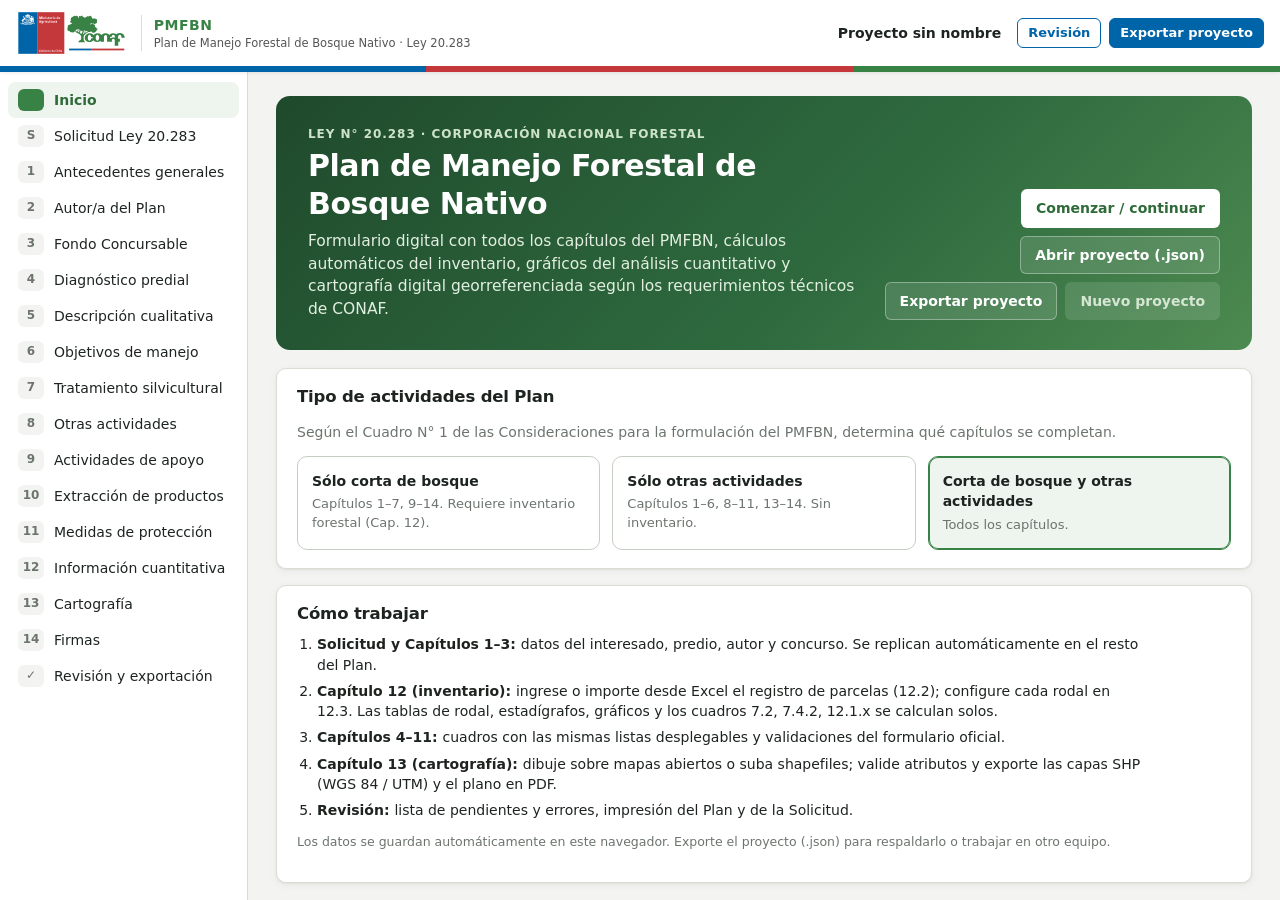
<file: formulario-pmfbn/index.html>
<!doctype html>
<html lang="es">
<head>
  <meta charset="utf-8">
  <meta name="viewport" content="width=device-width, initial-scale=1">
  <title>PMFBN · Plan de Manejo Forestal de Bosque Nativo</title>
  <meta name="description" content="Formulario digital del Plan de Manejo Forestal de Bosque Nativo (Ley N° 20.283) con cálculos de inventario, gráficos y cartografía digital georreferenciada.">
  <link rel="icon" href="data:image/svg+xml,%3Csvg xmlns='http://www.w3.org/2000/svg' viewBox='0 0 32 32'%3E%3Cpath d='M16 2 6 16h5l-6 9h9v5h4v-5h9l-6-9h5z' fill='%232f6b3f'/%3E%3C/svg%3E">
  <link rel="stylesheet" href="css/styles.css">
  <link rel="stylesheet" href="css/tema-institucional.css">
</head>
<body>
  <header class="topbar">
    <button id="menu-btn" class="icon-btn menu" aria-label="Menú">☰</button>
    <div class="brand">
      <svg viewBox="0 0 32 32" width="26" height="26" aria-hidden="true"><path d="M16 2 6 16h5l-6 9h9v5h4v-5h9l-6-9h5z" fill="currentColor"/></svg>
      <div><b>PMFBN</b><span>Plan de Manejo Forestal de Bosque Nativo · Ley 20.283</span></div>
    </div>
    <div class="proj"><span id="proj-name">Proyecto</span><small id="saved"></small></div>
    <div class="top-actions">
      <button id="btn-rev" class="btn sm">Revisión</button>
      <button id="btn-export" class="btn sm primary">Exportar proyecto</button>
    </div>
  </header>
  <div class="layout">
    <nav id="nav" class="nav" aria-label="Capítulos"></nav>
    <main id="main" class="main"></main>
  </div>
  <div id="print-area"></div>

  <script src="js/tema-institucional.js"></script>
  <script src="js/util.js"></script>
  <script src="js/catalogos.js"></script>
  <script src="js/schema.js"></script>
  <script src="js/charts.js"></script>
  <script src="js/vendor/polygon-clipping-0.15.7.umd.min.js"></script>
  <script src="js/geo.js"></script>
  <script src="js/inventario.js"></script>
  <script src="js/mapa.js"></script>
  <script src="js/app.js"></script>
  <script src="js/sigpm-puente.js"></script>
</body>
</html>
</file>
<file: formulario-pmfbn/css/styles.css>
/* ==========================================================================
   PMFBN – estilos
   ========================================================================== */
:root {
  --green: #2f6b3f; --green-d: #1f4a2c; --green-l: #e7f0e6; --ink: #1d2a20; --muted: #5d6a60;
  --bg: #f4f5f1; --surface: #ffffff; --line: #dde2d9; --line-d: #c6cec3; --amber: #c8862a; --amber-l: #fbf1e1;
  --red: #b23b2e; --red-l: #fbe9e6; --blue: #2c6e9e; --blue-l: #e3eef7; --radius: 10px;
  --shadow: 0 1px 2px rgba(20, 40, 25, .06), 0 2px 8px rgba(20, 40, 25, .05);
  --font: system-ui, -apple-system, "Segoe UI", Roboto, "Helvetica Neue", Arial, sans-serif;
  color-scheme: light;
}
* { box-sizing: border-box; }
html, body { margin: 0; height: 100%; }
body { font: 14px/1.45 var(--font); color: var(--ink); background: var(--bg); }
button, input, select, textarea { font: inherit; color: inherit; }
h1, h2, h3, h4 { margin: 0; line-height: 1.25; }
[hidden] { display: none !important; }

/* ---------- barra superior ---------- */
.topbar { position: fixed; inset: 0 0 auto 0; height: 56px; display: flex; align-items: center; gap: 16px; padding: 0 16px; background: var(--green-d); color: #fff; z-index: 30; }
.brand { display: flex; align-items: center; gap: 10px; color: #cfe3cf; }
.brand b { display: block; color: #fff; letter-spacing: .04em; }
.brand span { display: block; font-size: 11.5px; color: #b9d0bb; }
.proj { margin-left: auto; text-align: right; min-width: 0; }
.proj span { display: block; font-weight: 600; white-space: nowrap; overflow: hidden; text-overflow: ellipsis; max-width: 36vw; }
.proj small { color: #b9d0bb; font-size: 11px; }
.top-actions { display: flex; gap: 8px; }
.topbar .btn { background: rgba(255, 255, 255, .1); border-color: rgba(255, 255, 255, .25); color: #fff; }
.topbar .btn.primary { background: #fff; color: var(--green-d); border-color: #fff; }
.icon-btn.menu { display: none; color: #fff; font-size: 20px; }

/* ---------- estructura ---------- */
.layout { display: flex; height: 100vh; padding-top: 56px; }
.nav { width: 248px; flex: none; overflow-y: auto; background: var(--surface); border-right: 1px solid var(--line); padding: 10px 8px 24px; }
.nav-i { display: flex; align-items: center; gap: 10px; width: 100%; padding: 7px 10px; border: 0; background: none; border-radius: 8px; text-align: left; cursor: pointer; color: var(--ink); }
.nav-i:hover { background: var(--bg); }
.nav-i.on { background: var(--green-l); color: var(--green-d); font-weight: 600; }
.nav-n { flex: none; width: 26px; height: 22px; border-radius: 6px; display: grid; place-items: center; font-size: 12px; font-weight: 700; background: var(--bg); color: var(--muted); }
.nav-i.on .nav-n { background: var(--green); color: #fff; }
.main { flex: 1; overflow-y: auto; scroll-behavior: smooth; }
.view { max-width: 1240px; margin: 0 auto; padding: 24px 28px 80px; }
.view-h { margin: 4px 0 18px; }
.view-h h1 { font-size: 26px; letter-spacing: -.01em; }
.eyebrow { margin: 0 0 4px; color: var(--green); font-weight: 700; font-size: 12px; letter-spacing: .08em; text-transform: uppercase; }
.lead { color: var(--muted); max-width: 70ch; font-size: 15.5px; margin: 8px 0 0; }
.lead.sm { font-size: 14px; }

/* ---------- tarjetas ---------- */
.card { background: var(--surface); border: 1px solid var(--line); border-radius: var(--radius); padding: 18px 20px; margin-bottom: 16px; box-shadow: var(--shadow); }
.card h2 { font-size: 16.5px; margin-bottom: 10px; }
.card h3 { font-size: 14px; margin: 12px 0 8px; color: var(--green-d); }
.card-h { display: flex; align-items: flex-start; justify-content: space-between; gap: 12px; }
.card.off { background: #fafbf8; }
.card.off .card-h h2 { color: var(--muted); }
.help { margin: -4px 0 12px; color: var(--muted); font-size: 13px; max-width: 95ch; }
.note { color: var(--ink); font-size: 13px; margin: 8px 0; }
.note.muted, .muted { color: var(--muted); }
.small { font-size: 12.5px; }
.alert { background: var(--amber-l); border: 1px solid #ecd2a8; border-radius: 8px; padding: 8px 12px; margin: 0 0 12px; font-size: 13px; }
.alert p { margin: 3px 0; }
.bad { color: var(--red); }
.ok { color: var(--green); font-weight: 600; }
.empty-state { padding: 28px; text-align: center; color: var(--muted); background: var(--surface); border: 1px dashed var(--line-d); border-radius: var(--radius); }

/* ---------- formularios ---------- */
.grid { display: grid; grid-template-columns: repeat(auto-fill, minmax(220px, 1fr)); gap: 12px 16px; margin: 6px 0 10px; }
.grid.g4 { grid-template-columns: repeat(auto-fill, minmax(190px, 1fr)); }
.fld { display: flex; flex-direction: column; gap: 4px; min-width: 0; }
.fld.w2 { grid-column: span 2; }
.fld.full { margin-top: 12px; }
.lbl { font-size: 12.5px; font-weight: 600; color: #3d4a40; }
.req { color: var(--red); font-style: normal; margin-left: 2px; }
.hint { font-size: 12px; color: var(--muted); margin: 0; }
input[type=text], input[type=email], input[type=date], input[type=search], input:not([type]), select, textarea {
  width: 100%; padding: 7px 9px; border: 1px solid var(--line-d); border-radius: 7px; background: #fff; min-height: 34px; }
textarea { resize: vertical; min-height: 90px; line-height: 1.5; }
input:focus, select:focus, textarea:focus, button:focus-visible { outline: 2px solid rgba(47, 107, 63, .35); outline-offset: 1px; border-color: var(--green); }
input.err, select.err { border-color: var(--red); background: var(--red-l); }
input:disabled { background: #f0f2ee; color: #999; }
.ro-val { padding: 7px 9px; min-height: 34px; border-radius: 7px; background: var(--bg); border: 1px solid var(--line); color: #2d3a30; overflow-wrap: anywhere; }
.ro-val.calc { background: var(--green-l); border-color: #cfe0cc; font-weight: 600; }
.rut { display: flex; align-items: center; gap: 4px; }
.rut input { flex: 1; min-width: 0; }
.dv { font-weight: 700; color: var(--green-d); min-width: 22px; }
.chk { display: flex; align-items: center; gap: 8px; margin: 8px 0; }

/* ---------- botones ---------- */
.btn { display: inline-flex; align-items: center; gap: 6px; padding: 8px 14px; border: 1px solid var(--line-d); background: #fff; border-radius: 8px; cursor: pointer; font-weight: 600; color: var(--ink); white-space: nowrap; }
.btn:hover { border-color: var(--green); color: var(--green-d); }
.btn.primary { background: var(--green); border-color: var(--green); color: #fff; }
.btn.primary:hover { background: var(--green-d); color: #fff; }
.btn.ghost { background: transparent; border-color: transparent; color: var(--muted); }
.btn.ghost:hover { color: var(--red); }
.btn.sm { padding: 5px 10px; font-size: 13px; }
.btn:disabled { opacity: .45; cursor: default; }
.icon-btn { border: 0; background: none; cursor: pointer; padding: 3px 6px; border-radius: 6px; font-size: 15px; line-height: 1; color: var(--muted); }
.icon-btn:hover { background: var(--bg); color: var(--ink); }
.icon-btn.del:hover { color: var(--red); background: var(--red-l); }
.actions { display: flex; flex-wrap: wrap; gap: 8px; margin: 10px 0; }
.linkish { border: 0; background: none; padding: 0; color: var(--green-d); font-weight: 600; cursor: pointer; text-decoration: underline; text-underline-offset: 2px; }
.switch { display: inline-flex; align-items: center; gap: 8px; cursor: pointer; font-size: 13px; font-weight: 600; color: var(--muted); white-space: nowrap; }
.switch input { appearance: none; width: 36px; height: 20px; border-radius: 20px; background: var(--line-d); position: relative; cursor: pointer; transition: .15s; margin: 0; }
.switch input::after { content: ''; position: absolute; left: 2px; top: 2px; width: 16px; height: 16px; border-radius: 50%; background: #fff; transition: .15s; }
.switch input:checked { background: var(--green); }
.switch input:checked::after { left: 18px; }

/* ---------- tablas ---------- */
.tbl-block { margin: 6px 0 4px; }
.tbl-wrap { overflow-x: auto; border: 1px solid var(--line); border-radius: 8px; max-width: 100%; }
.tbl { border-collapse: separate; border-spacing: 0; width: 100%; font-size: 13px; }
.tbl th { background: #eef2ec; color: #2c3a2f; font-weight: 600; text-align: left; padding: 7px 8px; border-bottom: 1px solid var(--line-d); border-right: 1px solid var(--line); vertical-align: bottom; font-size: 12.5px; position: sticky; top: 0; z-index: 1; }
.tbl td { padding: 3px 4px; border-bottom: 1px solid var(--line); border-right: 1px solid #edf0eb; vertical-align: middle; }
.tbl tr:last-child td { border-bottom: 0; }
.tbl td input, .tbl td select, .tbl td .multi { min-height: 30px; padding: 4px 6px; border-color: transparent; background: transparent; border-radius: 5px; }
.tbl td input:hover, .tbl td select:hover, .tbl td .multi:hover { border-color: var(--line-d); background: #fff; }
.tbl td input:focus, .tbl td select:focus { background: #fff; }
.tbl td.err { background: var(--red-l); }
.tbl td.warn { background: var(--amber-l); }
.tbl td.flag { background: #c00000; color: #fff; }
.tbl td.flag .auto { color: #fff; }
.tbl td.act { white-space: nowrap; width: 1%; text-align: right; }
.tbl th.act { width: 1%; }
.tbl td.empty { text-align: center; color: var(--muted); padding: 14px; }
.tbl td.idx { color: var(--muted); font-size: 12px; text-align: right; width: 1%; padding-right: 8px; }
.tbl .auto { display: block; padding: 4px 6px; color: var(--green-d); font-weight: 600; }
.tbl .lbl-cell { display: block; padding: 4px 6px; font-weight: 600; }
.tbl tfoot td { background: #f7f9f5; font-weight: 700; padding: 7px 8px; }
.tbl.ro td { padding: 6px 8px; }
.tbl.num td.n, .tbl td.n { text-align: right; font-variant-numeric: tabular-nums; }
.tbl td.c { text-align: center; }
.tbl td.l { text-align: left; font-weight: 600; }
.tbl td.i { font-style: italic; }
.tbl td.hl { color: var(--red); font-weight: 600; }
.tbl tr.tot td { background: #f1f5ef; font-weight: 700; border-top: 1px solid var(--line-d); }
.tbl tr.msg td { background: var(--amber-l); font-size: 12.5px; color: #6b4b16; }
.tbl tr.err td { background: var(--red-l); }
.tbl tr.on td { background: #dff3f8; }
.tbl.stand th, .tbl.stand td { font-size: 12px; }
.tbl.stand td.edit { padding: 1px; background: #f4f9ff; }
.tbl.stand td.edit.pend { background: #d9e1f2; }
.tbl.stand td.edit input { text-align: right; min-width: 64px; border-color: #b8c8e4; background: #fff; }
.tbl.vol td input { border-color: var(--line); background: #fff; }
.tbl.vol td.test { font-size: 12px; color: var(--green-d); min-width: 110px; }
.tbl.vol td.test.bad { color: var(--red); }
.tbl-tools { display: flex; flex-wrap: wrap; gap: 8px; margin: 8px 0 2px; }
.multi { width: 100%; text-align: left; border: 1px solid var(--line-d); background: #fff; border-radius: 7px; padding: 6px 9px; cursor: pointer; min-height: 34px; white-space: normal; line-height: 1.3; }
.multi.empty { color: #8a958c; }
.pop { position: fixed; z-index: 60; width: 320px; background: #fff; border: 1px solid var(--line-d); border-radius: 10px; box-shadow: 0 10px 30px rgba(0, 0, 0, .18); padding: 8px; }
.pop input[type=search] { margin-bottom: 6px; }
.pop-list { max-height: 250px; overflow-y: auto; }
.pop-list label { display: flex; gap: 8px; align-items: flex-start; padding: 5px 6px; border-radius: 6px; cursor: pointer; font-size: 13px; }
.pop-list label:hover { background: var(--bg); }
.pop-f { display: flex; justify-content: flex-end; padding-top: 6px; border-top: 1px solid var(--line); margin-top: 6px; }

/* ---------- inicio ---------- */
.hero { display: grid; grid-template-columns: 1.6fr 1fr; gap: 24px; align-items: end; background: linear-gradient(135deg, #1f4a2c, #2f6b3f 60%, #4d8a50); color: #fff; border-radius: 14px; padding: 30px 32px; margin-bottom: 18px; }
.hero .eyebrow { color: #cde3c9; }
.hero h1 { font-size: 30px; letter-spacing: -.015em; }
.hero .lead { color: #e2efe0; }
.hero-actions { display: flex; flex-wrap: wrap; gap: 8px; justify-content: flex-end; }
.hero .btn { background: rgba(255, 255, 255, .12); color: #fff; border-color: rgba(255, 255, 255, .35); }
.hero .btn.primary { background: #fff; color: var(--green-d); }
.hero .btn.ghost { border-color: transparent; color: #d5e6d3; }
.modos { display: grid; grid-template-columns: repeat(3, 1fr); gap: 12px; }
.modo { display: flex; flex-direction: column; gap: 4px; padding: 14px; border: 1.5px solid var(--line-d); border-radius: 10px; cursor: pointer; background: #fff; }
.modo input { position: absolute; opacity: 0; pointer-events: none; }
.modo span { color: var(--muted); font-size: 13px; }
.modo.on { border-color: var(--green); background: var(--green-l); box-shadow: inset 0 0 0 1px var(--green); }
.pasos { margin: 0; padding-left: 20px; display: grid; gap: 6px; max-width: 95ch; }

/* ---------- revisión ---------- */
.kpis { display: flex; flex-wrap: wrap; gap: 12px; margin-bottom: 10px; }
.kpi { min-width: 120px; padding: 10px 14px; border-radius: 10px; background: var(--bg); border: 1px solid var(--line); }
.kpi b { display: block; font-size: 24px; font-variant-numeric: tabular-nums; }
.kpi span { color: var(--muted); font-size: 12.5px; }
.kpi.bad { background: var(--red-l); border-color: #efc7c0; } .kpi.bad b { color: var(--red); }
.kpi.mid { background: var(--amber-l); border-color: #ecd2a8; } .kpi.mid b { color: #96600f; }
.kpi.good { background: var(--green-l); border-color: #cfe0cc; } .kpi.good b { color: var(--green); }
.rev { list-style: none; margin: 0; padding: 0; display: grid; gap: 4px; }
.rev li { padding: 7px 10px; border-radius: 7px; font-size: 13px; border-left: 4px solid; }
.rev li.err { background: var(--red-l); border-color: var(--red); }
.rev li.warn { background: var(--amber-l); border-color: var(--amber); }
.firmas { display: flex; flex-wrap: wrap; gap: 28px 48px; margin: 26px 0 12px; }
.firma { display: flex; flex-direction: column; align-items: center; gap: 2px; min-width: 240px; text-align: center; }
.firma .linea { width: 100%; border-top: 1px solid #333; margin-bottom: 6px; height: 48px; border-top: 0; border-bottom: 1px solid #333; }
.firma span { font-size: 12.5px; color: var(--muted); }

/* ---------- inventario ---------- */
.tabs { display: flex; gap: 4px; flex-wrap: wrap; margin: 0 0 12px; border-bottom: 1px solid var(--line); }
.tab { border: 0; background: none; padding: 9px 14px; cursor: pointer; font-weight: 600; color: var(--muted); border-bottom: 2.5px solid transparent; margin-bottom: -1px; display: inline-flex; gap: 6px; align-items: center; }
.tab.on { color: var(--green-d); border-color: var(--green); }
.badge { background: var(--red); color: #fff; border-radius: 10px; font-size: 11px; padding: 0 6px; }
.inv-sum { font-size: 13px; color: var(--muted); margin: 8px 0; }
.tbl-wrap.inv { max-height: 62vh; overflow-y: auto; }
.inv-tbl td input { min-width: 90px; }
.pager { display: flex; gap: 10px; align-items: center; margin-top: 8px; }
.rod-tabs { display: flex; flex-wrap: wrap; gap: 6px; margin-bottom: 12px; }
.chip { border: 1px solid var(--line-d); background: #fff; border-radius: 999px; padding: 5px 12px; cursor: pointer; font-weight: 600; font-size: 13px; }
.chip.on { background: var(--green); border-color: var(--green); color: #fff; }
.edd { display: flex; flex-wrap: wrap; align-items: center; gap: 8px; padding: 10px 14px; background: var(--green-l); border: 1px solid #cfe0cc; border-radius: 10px; margin-bottom: 14px; }
.edd select { width: auto; }
.two { display: grid; grid-template-columns: minmax(300px, 1fr) minmax(320px, 1.1fr); gap: 16px; align-items: start; }
.charts2 { display: grid; grid-template-columns: 1fr 1fr; gap: 12px; }
.charts2 > *, .two > *, .grid > *, .carto-grid > * { min-width: 0; }
.chart { width: 100%; height: auto; display: block; border: 1px solid var(--line); border-radius: 8px; margin: 6px 0; background: #fff; }
.rod-img { max-width: 100%; border-radius: 8px; border: 1px solid var(--line); display: block; }

/* ---------- cartografía ---------- */
.carto-view { max-width: 1500px; }
.carto-set { display: flex; flex-wrap: wrap; gap: 14px; align-items: center; margin-bottom: 10px; font-size: 13px; font-weight: 600; }
.carto-set label { display: flex; align-items: center; gap: 6px; }
.carto-set select, .carto-set input { width: auto; min-width: 140px; }
.carto-grid { display: grid; grid-template-columns: 270px 1fr; gap: 12px; }
.layers { background: var(--surface); border: 1px solid var(--line); border-radius: var(--radius); padding: 8px; max-height: 68vh; overflow-y: auto; }
.layers h4 { font-size: 11.5px; text-transform: uppercase; letter-spacing: .06em; color: var(--muted); margin: 10px 6px 4px; }
.lyr { display: flex; align-items: center; gap: 7px; padding: 5px 6px; border-radius: 7px; cursor: pointer; font-size: 13px; }
.lyr:hover { background: var(--bg); }
.lyr.on { background: var(--green-l); box-shadow: inset 3px 0 0 var(--green); }
.lyr.miss .ln { color: var(--red); }
.lyr input { margin: 0; }
.lyr .sw { width: 18px; height: 14px; flex: none; border-radius: 3px; }
.lyr .ln { flex: 1; min-width: 0; line-height: 1.25; }
.lyr .cnt { font-size: 11.5px; background: var(--bg); border-radius: 10px; padding: 0 7px; color: var(--muted); font-variant-numeric: tabular-nums; }
.map-col { display: flex; flex-direction: column; gap: 8px; min-width: 0; }
.map-tools { display: flex; flex-wrap: wrap; gap: 4px; align-items: center; }
.tbtn { border: 1px solid var(--line-d); background: #fff; border-radius: 7px; padding: 6px 10px; cursor: pointer; font-size: 13px; font-weight: 600; }
.tbtn:hover:not(:disabled) { border-color: var(--green); }
.tbtn.on { background: var(--green); color: #fff; border-color: var(--green); }
.tbtn.accent { background: var(--amber-l); border-color: #e2bf84; }
.tbtn:disabled { opacity: .4; cursor: default; }
.map-tools .sep { width: 1px; height: 24px; background: var(--line-d); margin: 0 4px; }
.map-box { position: relative; height: 68vh; min-height: 420px; border-radius: var(--radius); overflow: hidden; border: 1px solid var(--line-d); background: #eef0ea; }
.map-cv { display: block; touch-action: none; }
.map-coord { position: absolute; bottom: 22px; right: 8px; background: rgba(255, 255, 255, .92); padding: 4px 9px; border-radius: 6px; font-size: 12px; font-variant-numeric: tabular-nums; pointer-events: none; }
.map-att { position: absolute; bottom: 2px; right: 4px; font-size: 10.5px; background: rgba(255, 255, 255, .8); padding: 1px 6px; border-radius: 4px; pointer-events: none; }
.map-draw-hint { position: absolute; top: 8px; left: 8px; max-width: 60%; background: rgba(29, 42, 32, .88); color: #fff; padding: 6px 10px; border-radius: 6px; font-size: 12.5px; pointer-events: none; }
.carto-panel { margin-top: 12px; }
.panel-body { min-height: 120px; }
.attr-h { margin-bottom: 8px; }
.tbl-wrap.attr { max-height: 360px; overflow: auto; }
.tbl-wrap.attr td input, .tbl-wrap.attr td select { min-width: 110px; }
.auto-tag { font-size: 9.5px; text-transform: uppercase; background: var(--green-l); color: var(--green); border-radius: 4px; padding: 0 4px; margin-left: 4px; }
.tools { display: grid; grid-template-columns: repeat(auto-fill, minmax(360px, 1fr)); gap: 10px; }
.tool { display: flex; justify-content: space-between; align-items: center; gap: 12px; padding: 10px 12px; border: 1px solid var(--line); border-radius: 8px; }
.tool p { margin: 2px 0 0; }
.tool .btns { display: flex; gap: 6px; align-items: center; flex-wrap: wrap; justify-content: flex-end; }
.fmap { max-height: 300px; overflow-y: auto; }
.plano-prev canvas { max-width: 100%; height: auto; border: 1px solid var(--line-d); border-radius: 6px; box-shadow: var(--shadow); margin-top: 8px; }
.chk13 { list-style: none; padding: 0; margin: 0; display: grid; gap: 4px; }
.chk13 li { display: flex; gap: 8px; font-size: 13px; padding: 3px 0; }
.chk13 .mark { width: 18px; flex: none; color: var(--muted); font-weight: 700; }
.chk13 li.ok .mark { color: var(--green); }

/* ---------- modal y avisos ---------- */
.modal-ov { position: fixed; inset: 0; background: rgba(15, 25, 18, .45); display: grid; place-items: center; z-index: 70; padding: 16px; }
.modal { background: #fff; border-radius: 12px; width: min(520px, 100%); max-height: 90vh; display: flex; flex-direction: column; box-shadow: 0 20px 60px rgba(0, 0, 0, .25); }
.modal.wide { width: min(860px, 100%); }
.modal-h { display: flex; justify-content: space-between; align-items: center; padding: 14px 18px; border-bottom: 1px solid var(--line); }
.modal-h h3 { font-size: 16px; }
.modal-b { padding: 16px 18px; overflow-y: auto; }
.modal-b textarea { min-height: 220px; font-family: ui-monospace, Consolas, monospace; font-size: 12.5px; }
.modal-f { display: flex; justify-content: flex-end; gap: 8px; padding: 12px 18px; border-top: 1px solid var(--line); }
#toasts { position: fixed; right: 16px; bottom: 16px; display: grid; gap: 8px; z-index: 80; max-width: min(420px, calc(100vw - 32px)); }
.toast { background: #24312a; color: #fff; padding: 10px 14px; border-radius: 9px; box-shadow: 0 6px 20px rgba(0, 0, 0, .2); font-size: 13.5px; transition: opacity .35s, transform .35s; border-left: 4px solid #8fb38f; }
.toast.ok { border-color: #6fcf7d; } .toast.warn { border-color: #f0b44c; } .toast.err { border-color: #ff7b6b; }
.toast.out { opacity: 0; transform: translateY(8px); }

/* ---------- responsivo ---------- */
@media (max-width: 1100px) { .two, .charts2 { grid-template-columns: 1fr; } .carto-grid { grid-template-columns: 1fr; } .layers { max-height: 260px; } }
@media (max-width: 900px) {
  .icon-btn.menu { display: block; }
  .brand span, .top-actions #btn-rev { display: none; }
  .nav { position: fixed; top: 56px; bottom: 0; left: 0; z-index: 25; transform: translateX(-100%); transition: transform .2s; box-shadow: 4px 0 20px rgba(0, 0, 0, .15); }
  body.nav-open .nav { transform: none; }
  .view { padding: 16px 16px 60px; }
  .hero { grid-template-columns: 1fr; padding: 22px; }
  .hero-actions { justify-content: flex-start; }
  .modos { grid-template-columns: 1fr; }
  .fld.w2 { grid-column: auto; }
  .proj span { max-width: 40vw; }
  .proj small { display: none; }
  .tools { grid-template-columns: 1fr; }
  .map-box { height: 60vh; }
}

/* ---------- impresión ---------- */
#print-area { display: none; }
@page { size: letter; margin: 14mm 13mm; }
@media print {
  body { background: #fff; font-size: 10.5pt; }
  body.printing .topbar, body.printing .layout, body.printing #toasts { display: none !important; }
  body.printing #print-area { display: block; }
  .pdoc { color: #000; width: 100%; max-width: 100%; overflow: hidden; }
  .pdoc * { max-width: 100%; }
  .phead { display: flex; justify-content: space-between; align-items: flex-start; border-bottom: 2px solid #1f4a2c; padding-bottom: 6px; margin-bottom: 10px; }
  .phead b { display: block; font-size: 11pt; } .phead span { font-size: 10pt; }
  .pconaf { display: grid; grid-template-columns: auto; border: 1px solid #000; font-size: 8pt; }
  .pconaf span { padding: 2px 30px 10px 4px; border-bottom: 1px solid #000; } .pconaf span:last-child { border: 0; }
  .pdoc h2 { font-size: 12pt; background: #1f4a2c; color: #fff; padding: 4px 8px; margin: 14px 0 6px; -webkit-print-color-adjust: exact; print-color-adjust: exact; }
  .pdoc h2.pb { break-before: page; }
  .pdoc h3 { font-size: 10.5pt; margin: 10px 0 4px; color: #1f4a2c; }
  .pdoc h4 { font-size: 10pt; margin: 6px 0 3px; }
  .pfields, .ptbl, .pdoc .tbl { width: 100%; border-collapse: collapse; font-size: 8.5pt; margin: 4px 0 6px; break-inside: auto; }
  .pfields th, .pfields td, .ptbl th, .ptbl td, .pdoc .tbl th, .pdoc .tbl td { border: 1px solid #777; padding: 2px 4px; text-align: left; vertical-align: top; position: static; }
  .pfields th { width: 38%; background: #eef2ec; -webkit-print-color-adjust: exact; print-color-adjust: exact; }
  .ptbl th, .pdoc .tbl th { background: #eef2ec; -webkit-print-color-adjust: exact; print-color-adjust: exact; }
  .ptbl tr, .pdoc .tbl tr { break-inside: avoid; }
  .ptext { margin: 4px 0 8px; break-inside: avoid; } .ptext b { font-size: 9pt; } .ptext p { margin: 2px 0; white-space: pre-wrap; border: 1px solid #aaa; padding: 4px 6px; min-height: 18px; font-size: 9pt; }
  .pnote, .na { font-size: 8.5pt; color: #333; }
  .pdoc .card { border: 0; box-shadow: none; padding: 0; margin: 0 0 8px; break-inside: avoid; }
  .pdoc .card h2 { font-size: 10.5pt; }
  .pdoc .tbl-wrap { border: 0; overflow: visible; }
  .pdoc .chart { max-height: 75mm; width: auto; max-width: 100%; border: 0; }
  .pdoc .charts2, .pdoc .two { display: grid; grid-template-columns: 1fr 1fr; gap: 6mm; }
  .pdoc .tbl-tools, .pdoc button, .pdoc input[type=file] { display: none !important; }
  .pdoc select, .pdoc input { border: 0; appearance: none; padding: 0; background: none; min-height: 0; }
  .pdoc .rod-img { max-height: 90mm; }
  .pdoc .alert { display: none; }
  .firmas { break-inside: avoid; margin-top: 18mm; }
}
</file>
<file: formulario-pmfbn/css/tema-institucional.css>
/* Tema institucional (Ministerio de Agricultura · Gobierno de Chile · CONAF) aplicado a la
   Aplicación web de plan de manejo. Usa la misma paleta que SIGPM (../../css/tema-institucional.css). */
@import url("../../css/tema-institucional.css");
:root{ --green: var(--inst-verde); --green-d: var(--inst-verde-osc); --green-l: var(--inst-verde-claro); --font: var(--inst-fuente); --blue: var(--inst-azul); --blue-l: var(--inst-azul-claro); --red: var(--inst-rojo); }
.topbar{ background:#fff; color:#1d2420; height:72px; border-bottom:6px solid; border-image:linear-gradient(to right, var(--inst-azul) 0 33.34%, var(--inst-rojo) 33.34% 66.67%, var(--inst-verde) 66.67% 100%) 1; box-shadow:0 1px 4px rgba(0,0,0,.08) }
.layout{ padding-top:72px }
.brand > svg{ display:none }
.brand,.brand span{ color:#555 }
.brand b{ color:var(--inst-verde); font-weight:700 }
.brand > div{ border-left:1px solid #dcdcd3; padding-left:12px }
.brand .brand-logos{ display:flex; border:0; padding:0 }
.brand .logo-inst{ height:46px }
.brand .logo-fallback{ display:none }
.brand .sin-logo .logo-fallback{ display:flex }
.proj span{ color:#1d2420 } .proj small{ color:#6c746e }
.topbar .btn{ background:#fff; color:var(--inst-azul); border-color:var(--inst-azul) }
.topbar .btn.primary{ background:var(--inst-azul); color:#fff; border-color:var(--inst-azul) }
.icon-btn.menu{ color:#1d2420 }
body.en-sigpm .topbar{ top:40px }
body.en-sigpm .layout{ padding-top:112px }
</file>
